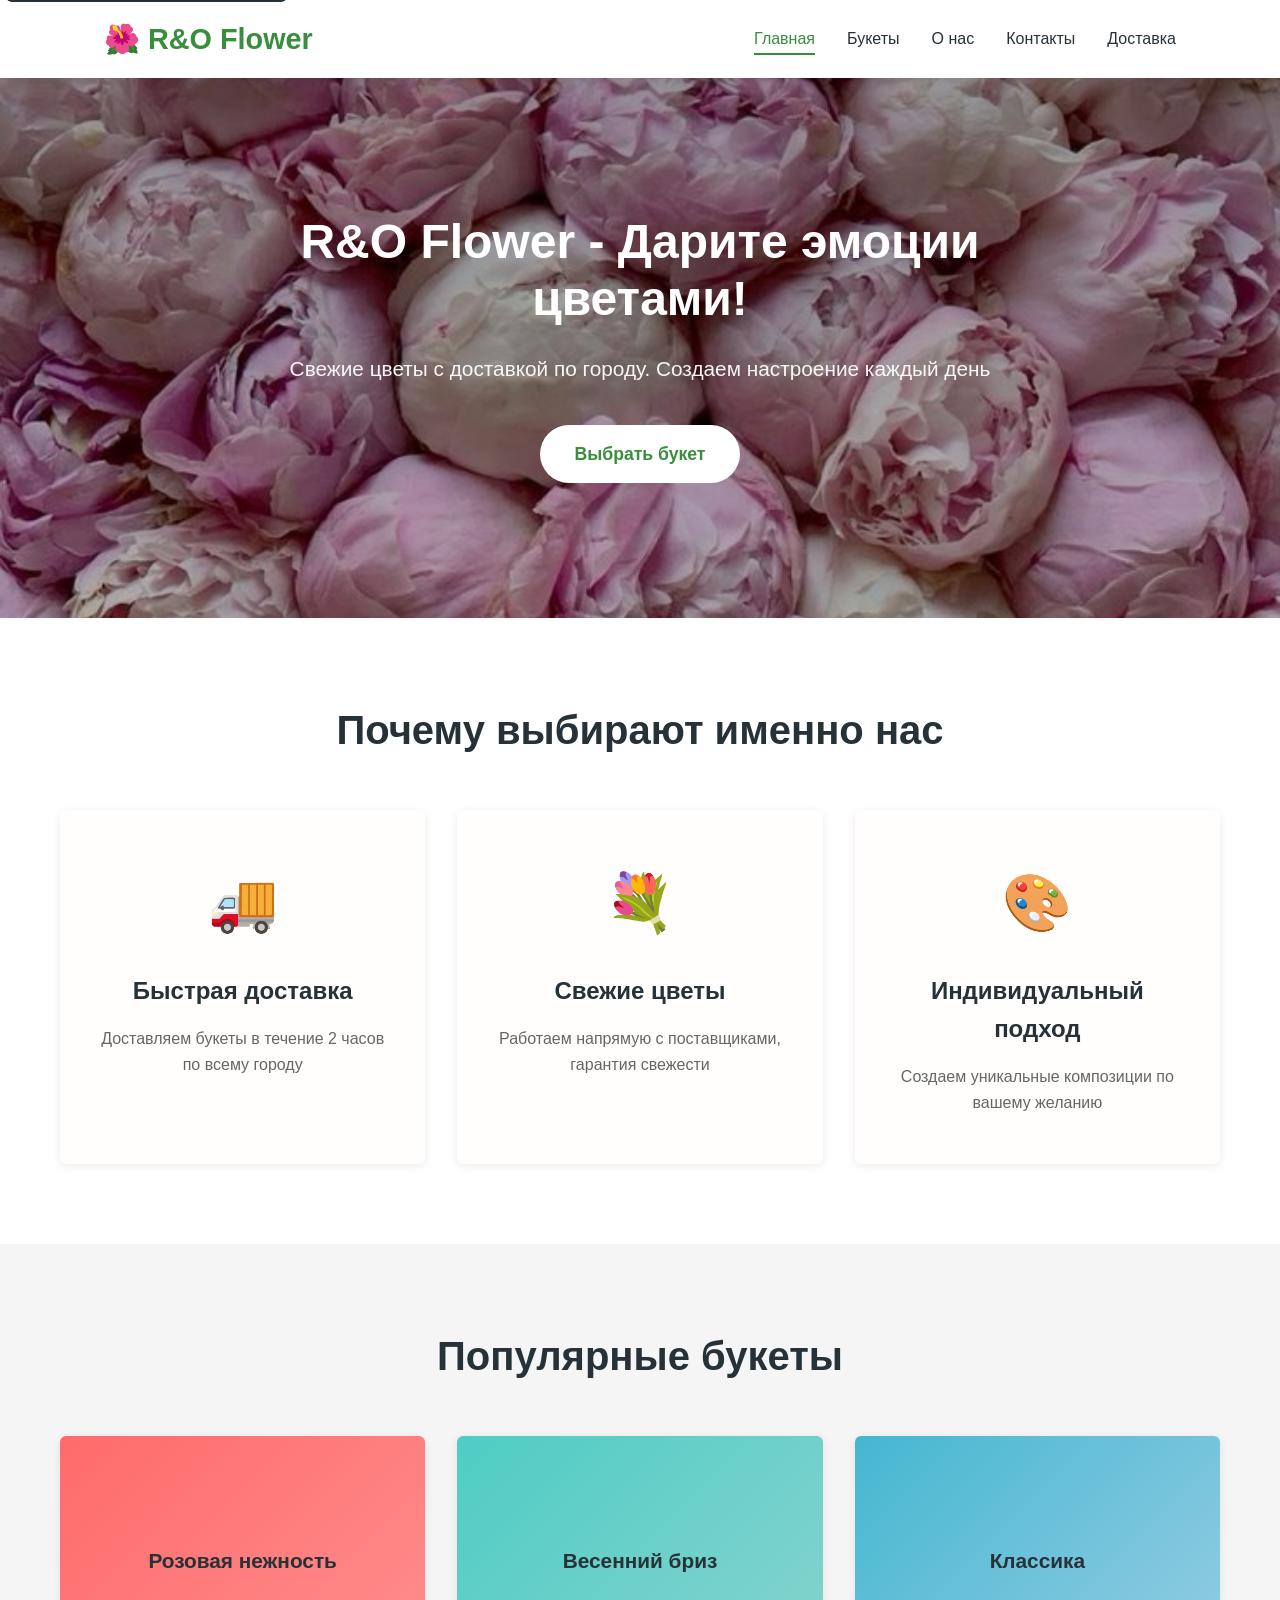
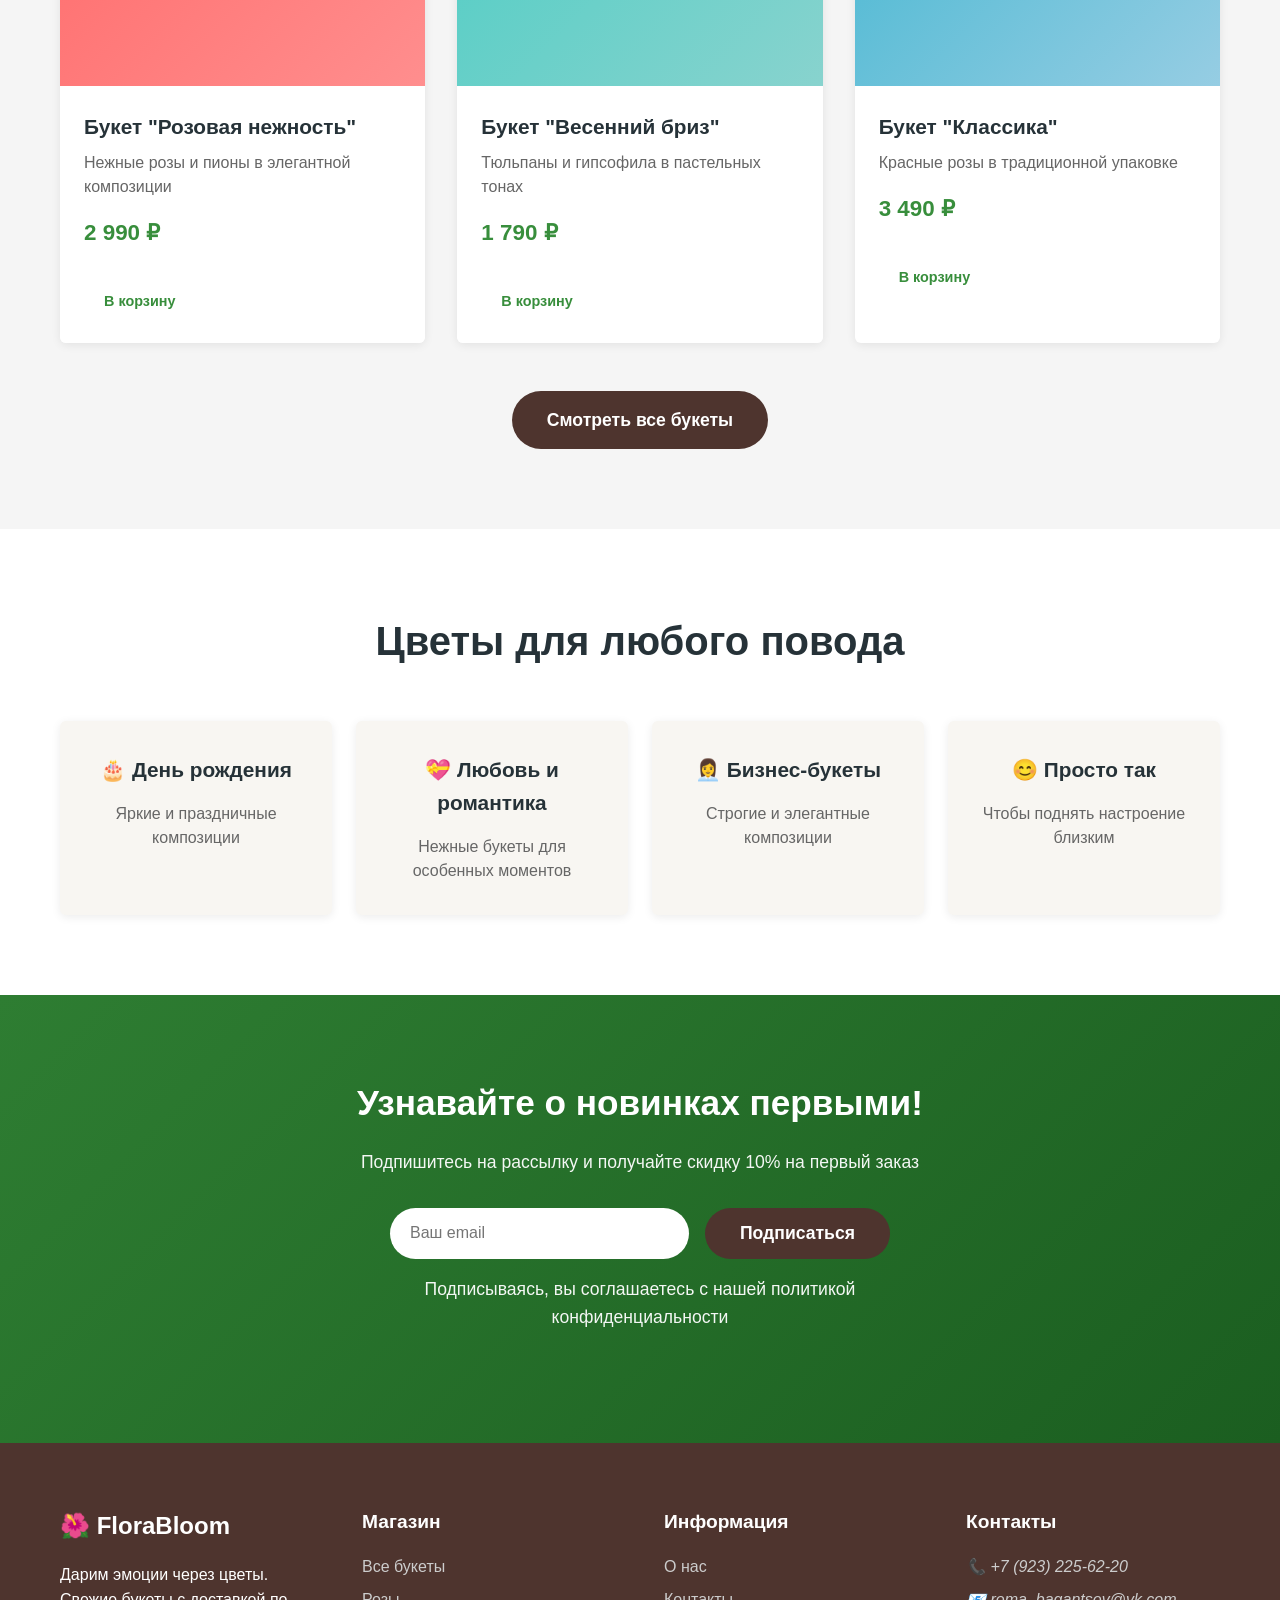
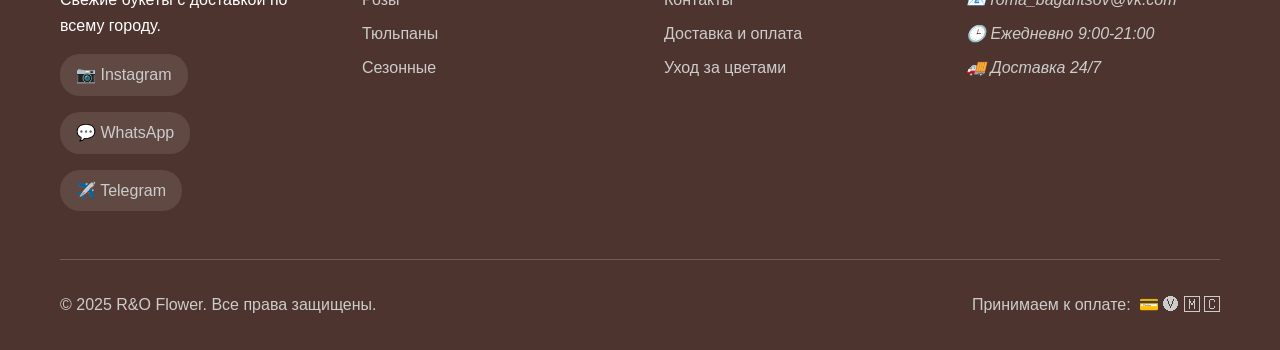
<file: Index.html>
<!DOCTYPE html>
<html lang="ru">
<head>
    <meta charset="UTF-8">
    <meta name="viewport" content="width=device-width, initial-scale=1.0">
    <meta name="description" content="FloraBloom - онлайн магазин цветов. Свежие букеты, доставка, индивидуальные композиции. Дарите эмоции с нами!">
    <meta name="keywords" content="цветы, букеты, доставка цветов, флорист, розы, тюльпаны, композиции">
    <title>FloraBloom - Онлайн магазин цветов | Доставка свежих букетов</title>
    
    <!-- Подключение CSS -->
    <link rel="stylesheet" href="css/style.css">
</head>
<body>
    <!-- Skip link для доступности -->
    <a href="#main-content" class="skip-link">Перейти к основному содержанию</a>
    
    <header role="banner">
        <nav class="navbar" role="navigation" aria-label="Основная навигация">
            <div class="logo" aria-label="Логотип FloraBloom">🌺 R&O Flower</div>
            <button class="menu-toggle" aria-expanded="false" aria-controls="nav-menu">
                <span class="sr-only">Меню</span>
                <span class="hamburger-line"></span>
                <span class="hamburger-line"></span>
                <span class="hamburger-line"></span>
            </button>
            <ul class="nav-links" id="nav-menu">
                <li><a href="index.html" aria-current="page">Главная</a></li>
                <li><a href="catalog.html">Букеты</a></li>
                <li><a href="about.html">О нас</a></li>
                <li><a href="contacts.html">Контакты</a></li>
                <li><a href="delivery.html">Доставка</a></li>
            </ul>
        </nav>
    </header>

    <main id="main-content" role="main">
        <!-- Hero секция -->
        <section class="hero" aria-labelledby="hero-heading">
            <div class="hero-content">
                <h1 id="hero-heading">R&O Flower - Дарите эмоции цветами!</h1>
                <p>Свежие цветы с доставкой по городу. Создаем настроение каждый день</p>
                <a href="catalog.html" class="cta-button" role="button">
                    Выбрать букет
                </a>
            </div>
        </section>
        
        <!-- Секция преимуществ -->
        <section class="features" aria-labelledby="features-heading">
            <div class="container">
                <h2 id="features-heading" class="section-title">Почему выбирают именно нас</h2>
                <div class="features-grid">
                    <div class="feature-card">
                        <div class="feature-icon">🚚</div>
                        <h3>Быстрая доставка</h3>
                        <p>Доставляем букеты в течение 2 часов по всему городу</p>
                    </div>
                    <div class="feature-card">
                        <div class="feature-icon">💐</div>
                        <h3>Свежие цветы</h3>
                        <p>Работаем напрямую с поставщиками, гарантия свежести</p>
                    </div>
                    <div class="feature-card">
                        <div class="feature-icon">🎨</div>
                        <h3>Индивидуальный подход</h3>
                        <p>Создаем уникальные композиции по вашему желанию</p>
                    </div>
                </div>
            </div>
        </section>

        <!-- Секция популярных букетов -->
        <section class="popular" aria-labelledby="popular-heading">
            <div class="container">
                <h2 id="popular-heading" class="section-title">Популярные букеты</h2>
                <div class="arrivals-grid">
                    <div class="product-card">
                        <div class="product-image-placeholder" style="background: linear-gradient(135deg, #ff6b6b, #ff8e8e);">
                            <span>Розовая нежность</span>
                        </div>
                        <div class="product-info">
                            <h3>Букет "Розовая нежность"</h3>
                            <p>Нежные розы и пионы в элегантной композиции</p>
                            <span class="price">2 990 ₽</span>
                            <button class="cta-button small">В корзину</button>
                        </div>
                    </div>
                    <div class="product-card">
                        <div class="product-image-placeholder" style="background: linear-gradient(135deg, #4ecdc4, #88d3ce);">
                            <span>Весенний бриз</span>
                        </div>
                        <div class="product-info">
                            <h3>Букет "Весенний бриз"</h3>
                            <p>Тюльпаны и гипсофила в пастельных тонах</p>
                            <span class="price">1 790 ₽</span>
                            <button class="cta-button small">В корзину</button>
                        </div>
                    </div>
                    <div class="product-card">
                        <div class="product-image-placeholder" style="background: linear-gradient(135deg, #45b7d1, #96cde3);">
                            <span>Классика</span>
                        </div>
                        <div class="product-info">
                            <h3>Букет "Классика"</h3>
                            <p>Красные розы в традиционной упаковке</p>
                            <span class="price">3 490 ₽</span>
                            <button class="cta-button small">В корзину</button>
                        </div>
                    </div>
                </div>
                <div class="section-footer">
                    <a href="catalog.html" class="cta-button secondary">Смотреть все букеты</a>
                </div>
            </div>
        </section>

        <!-- Секция поводов -->
        <section class="occasions" aria-labelledby="occasions-heading">
            <div class="container">
                <h2 id="occasions-heading" class="section-title">Цветы для любого повода</h2>
                <div class="occasions-grid">
                    <div class="occasion-card">
                        <h3>🎂 День рождения</h3>
                        <p>Яркие и праздничные композиции</p>
                    </div>
                    <div class="occasion-card">
                        <h3>💝 Любовь и романтика</h3>
                        <p>Нежные букеты для особенных моментов</p>
                    </div>
                    <div class="occasion-card">
                        <h3>👩‍💼 Бизнес-букеты</h3>
                        <p>Строгие и элегантные композиции</p>
                    </div>
                    <div class="occasion-card">
                        <h3>😊 Просто так</h3>
                        <p>Чтобы поднять настроение близким</p>
                    </div>
                </div>
            </div>
        </section>

        <!-- Секция подписки -->
        <section class="newsletter" aria-labelledby="newsletter-heading">
            <div class="container">
                <div class="newsletter-content">
                    <h2 id="newsletter-heading">Узнавайте о новинках первыми!</h2>
                    <p>Подпишитесь на рассылку и получайте скидку 10% на первый заказ</p>
                    <form class="newsletter-form">
                        <div class="form-group">
                            <input type="email" id="newsletter-email" placeholder="Ваш email" required>
                            <button type="submit" class="cta-button secondary">Подписаться</button>
                        </div>
                        <p class="form-note">Подписываясь, вы соглашаетесь с нашей политикой конфиденциальности</p>
                    </form>
                </div>
            </div>
        </section>
    </main>

    <footer role="contentinfo">
        <div class="footer-content">
            <div class="container">
                <div class="footer-grid">
                    <div class="footer-section">
                        <h3>🌺 FloraBloom</h3>
                        <p>Дарим эмоции через цветы. Свежие букеты с доставкой по всему городу.</p>
                        <div class="social-links">
                            <a href="#" aria-label="Instagram">📷 Instagram</a>
                            <a href="#" aria-label="WhatsApp">💬 WhatsApp</a>
                            <a href="#" aria-label="Telegram">✈️ Telegram</a>
                        </div>
                    </div>
                    <div class="footer-section">
                        <h4>Магазин</h4>
                        <ul>
                            <li><a href="catalog.html">Все букеты</a></li>
                            <li><a href="catalog.html?category=roses">Розы</a></li>
                            <li><a href="catalog.html?category=tulips">Тюльпаны</a></li>
                            <li><a href="catalog.html?category=seasonal">Сезонные</a></li>
                        </ul>
                    </div>
                    <div class="footer-section">
                        <h4>Информация</h4>
                        <ul>
                            <li><a href="about.html">О нас</a></li>
                            <li><a href="contacts.html">Контакты</a></li>
                            <li><a href="delivery.html">Доставка и оплата</a></li>
                            <li><a href="#">Уход за цветами</a></li>
                        </ul>
                    </div>
                    <div class="footer-section">
                        <h4>Контакты</h4>
                        <address>
                            <p>📞 +7 (923) 225-62-20</p>
                            <p>📧 roma_bagantsov@vk.com</p>
                            <p>🕒 Ежедневно 9:00-21:00</p>
                            <p>🚚 Доставка 24/7</p>
                        </address>
                    </div>
                </div>
                <div class="footer-bottom">
                    <p>&copy; 2025 R&O Flower. Все права защищены.</p>
                    <div class="payment-methods">
                        <span>Принимаем к оплате:</span>
                        <span>💳 🅥 🄼 🄲</span>
                    </div>
                </div>
            </div>
        </div>
    </footer>

    <!-- Подключение JavaScript -->
    <script src="js/script.js"></script>
</body>
</html>
</file>
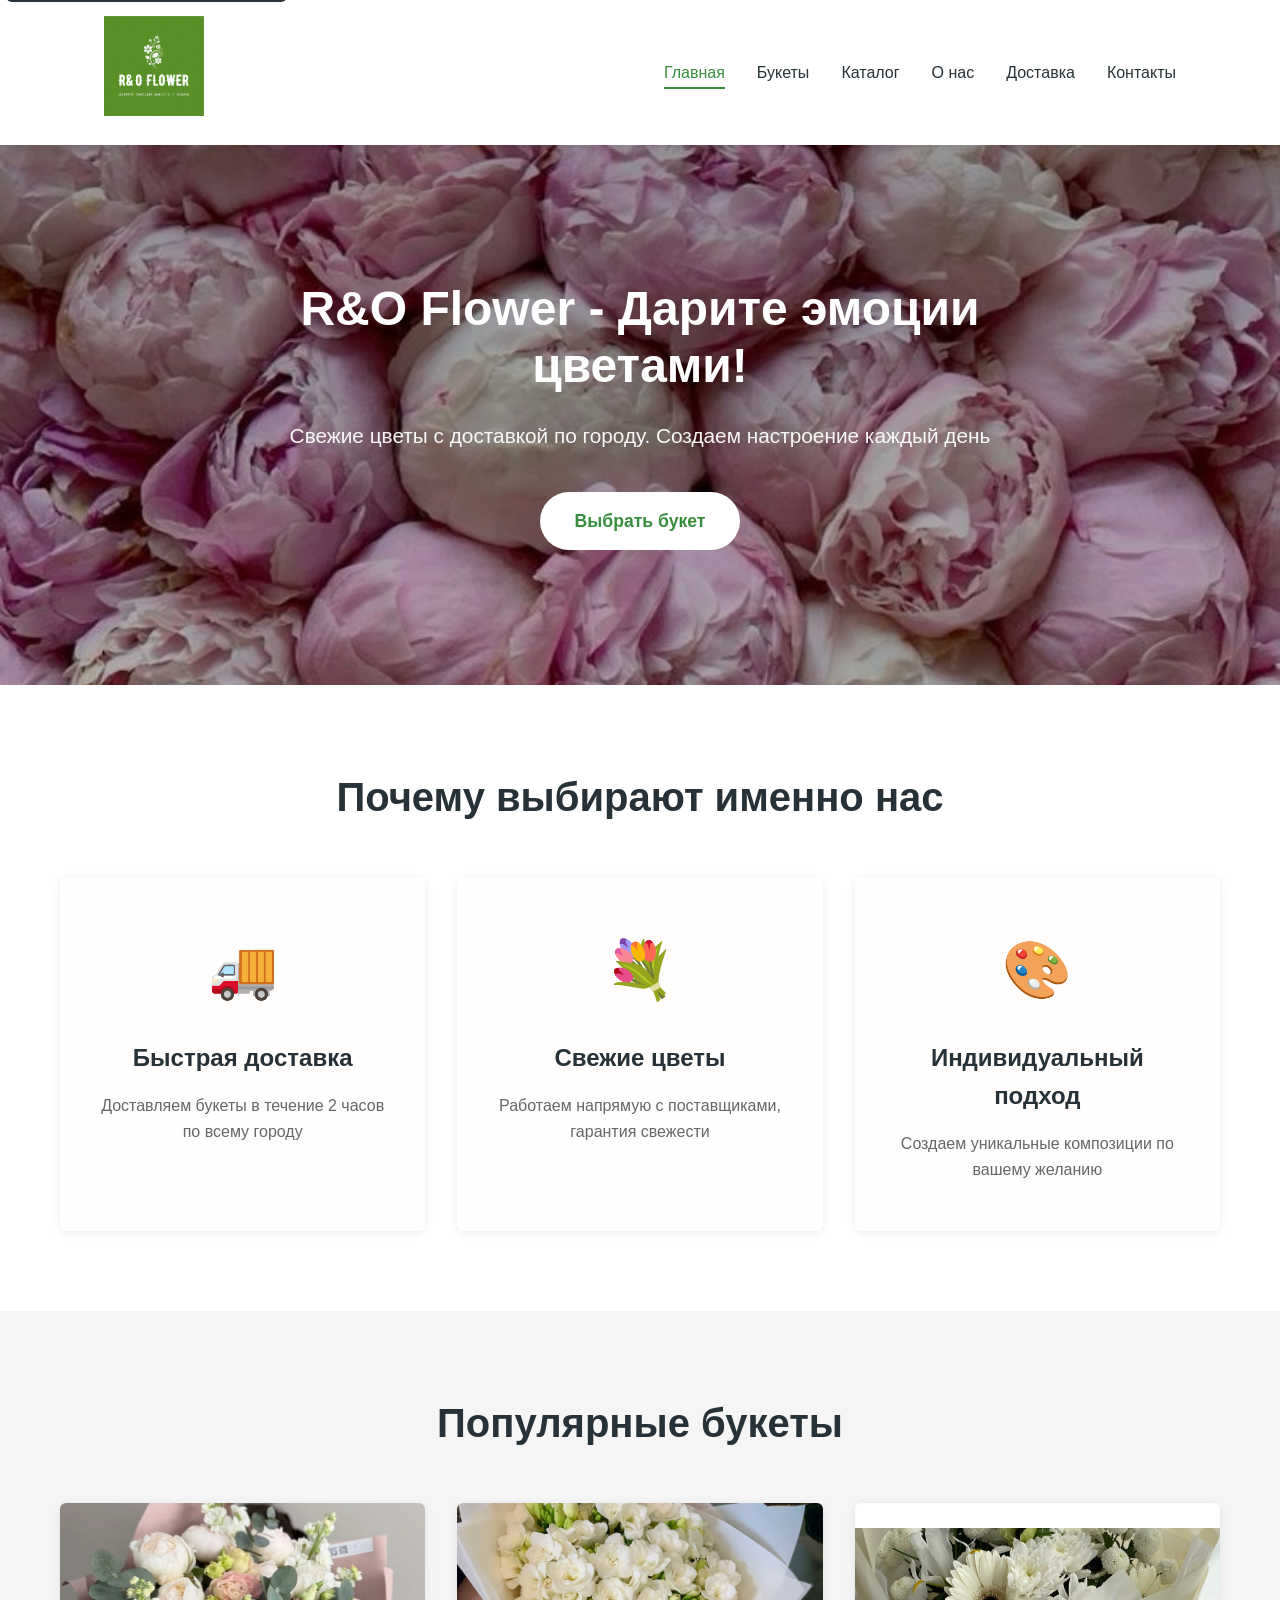
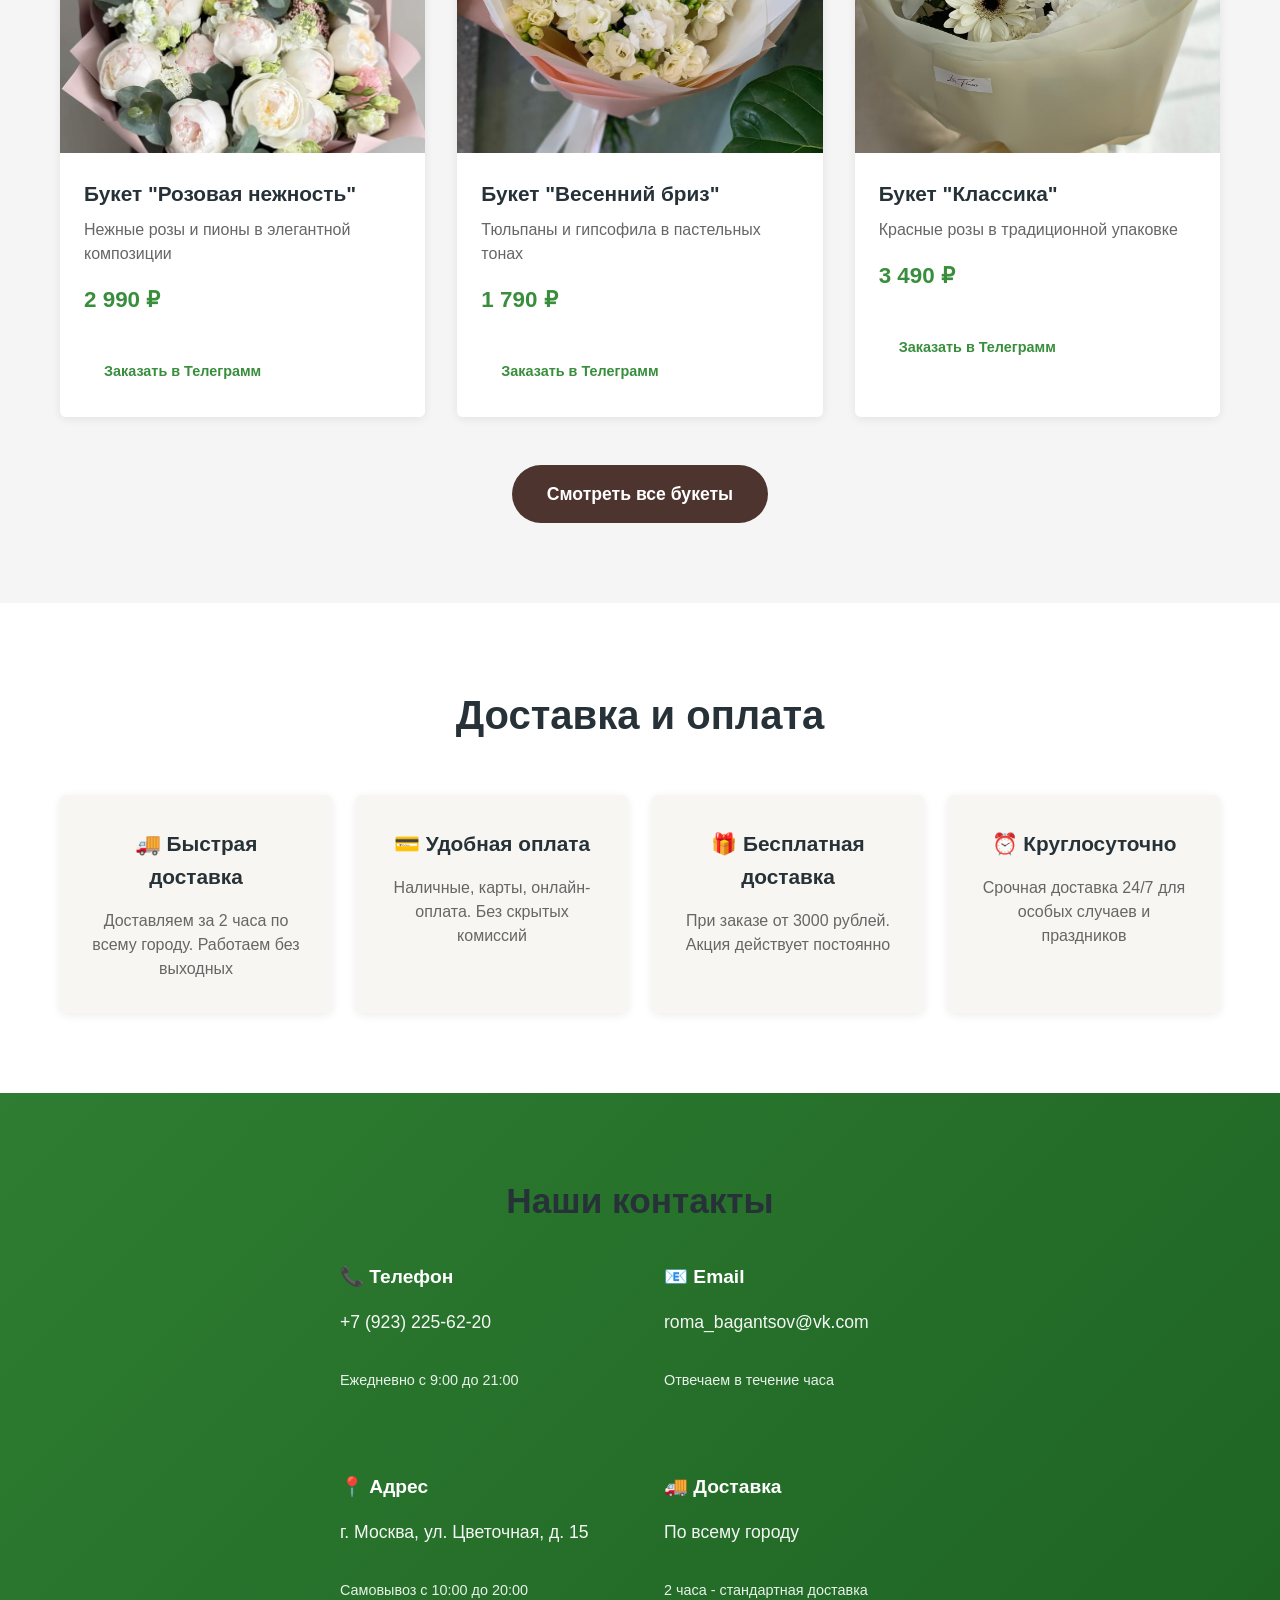
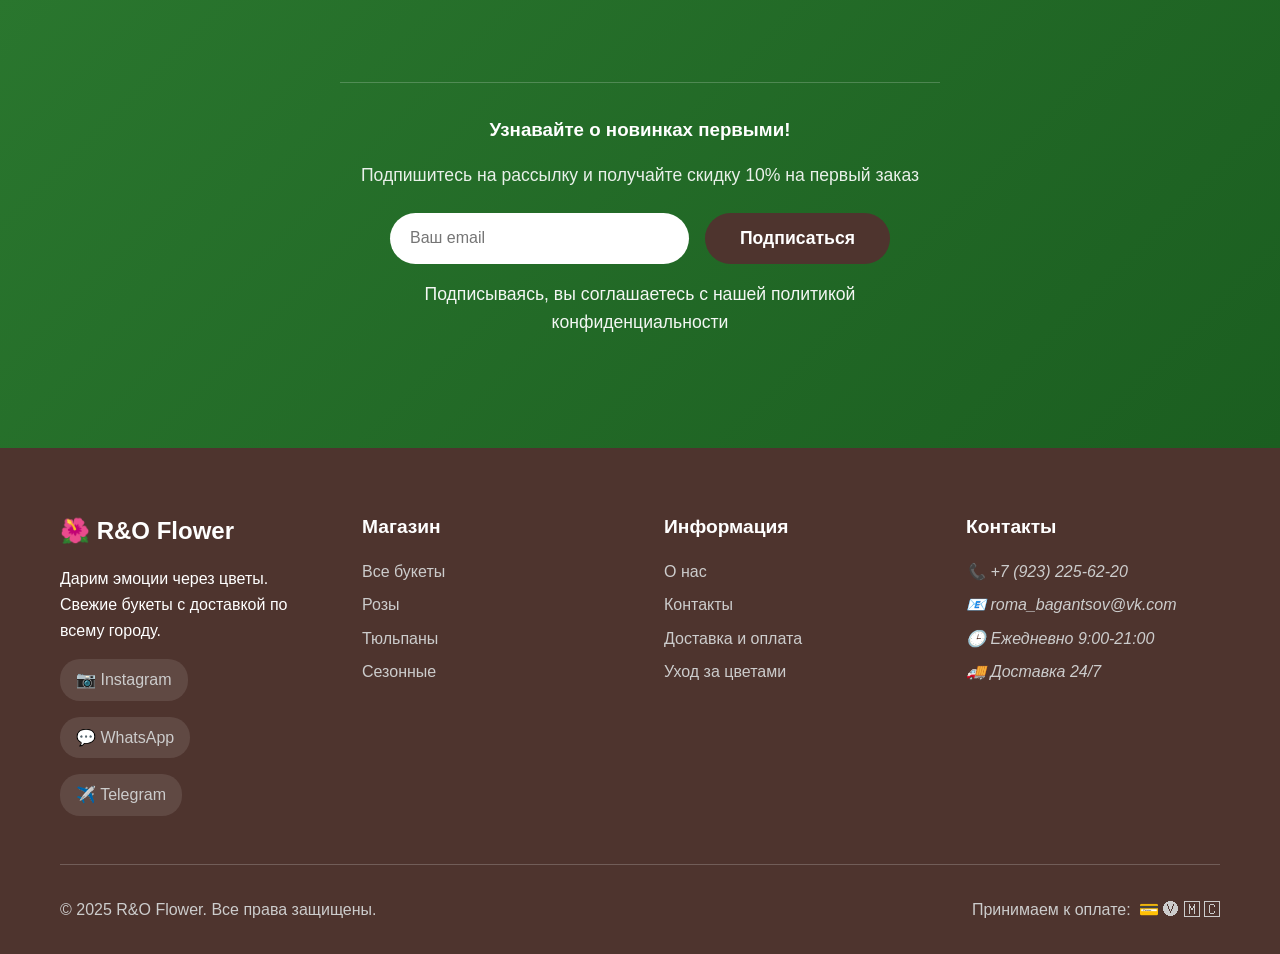
<file: index.html>
<!DOCTYPE html>
<html lang="ru">
<head>
    <meta charset="UTF-8">
    <meta name="viewport" content="width=device-width, initial-scale=1.0">
    <meta name="description" content="R&O Flower - онлайн магазин цветов. Свежие букеты, доставка, индивидуальные композиции. Дарите эмоции с нами!">
    <meta name="keywords" content="цветы, букеты, доставка цветов, флорист, розы, тюльпаны, композиции">
    <title>R&O Flower - Онлайн магазин цветов | Доставка свежих букетов</title>
    
    <!-- Подключение CSS -->
    <link rel="stylesheet" href="css/style.css">
</head>
<body>
    <!-- Skip link для доступности -->
    <a href="#main-content" class="skip-link">Перейти к основному содержанию</a>
    
    <header role="banner">
        <nav class="navbar" role="navigation" aria-label="Основная навигация">
            <div class="logo" aria-label="Логотип R&O Flower">
                <img src="image/logo.png" alt="R&O Flower - магазин цветов" class="logo-image">
            </div>
            <button class="menu-toggle" aria-expanded="false" aria-controls="nav-menu">
                <span class="sr-only">Меню</span>
                <span class="hamburger-line"></span>
                <span class="hamburger-line"></span>
                <span class="hamburger-line"></span>
            </button>
            <ul class="nav-links" id="nav-menu">
                <li><a href="index.html" aria-current="page">Главная</a></li>
                <li><a href="#popular">Букеты</a></li>
                <li><a href="catalog.html">Каталог</a></li>    
                <li><a href="#about">О нас</a></li>
                <li><a href="#delivery">Доставка</a></li>
                <li><a href="#contacts">Контакты</a></li>
            </ul>
        </nav>
    </header>

    <main id="main-content" role="main">
        <!-- Hero секция -->
        <section class="hero" aria-labelledby="hero-heading">
            <div class="hero-content">
                <h1 id="hero-heading">R&O Flower - Дарите эмоции цветами!</h1>
                <p>Свежие цветы с доставкой по городу. Создаем настроение каждый день</p>
                <a href="#popular" class="cta-button" role="button">
                    Выбрать букет
                </a>
            </div>
        </section>
        
        <!-- Секция преимуществ -->
        <section id="about" class="features" aria-labelledby="features-heading">
            <div class="container">
                <h2 id="features-heading" class="section-title">Почему выбирают именно нас</h2>
                <div class="features-grid">
                    <div class="feature-card">
                        <div class="feature-icon">🚚</div>
                        <h3>Быстрая доставка</h3>
                        <p>Доставляем букеты в течение 2 часов по всему городу</p>
                    </div>
                    <div class="feature-card">
                        <div class="feature-icon">💐</div>
                        <h3>Свежие цветы</h3>
                        <p>Работаем напрямую с поставщиками, гарантия свежести</p>
                    </div>
                    <div class="feature-card">
                        <div class="feature-icon">🎨</div>
                        <h3>Индивидуальный подход</h3>
                        <p>Создаем уникальные композиции по вашему желанию</p>
                    </div>
                </div>
            </div>
        </section>

        <!-- Секция популярных букетов -->
        <section id="popular" class="popular" aria-labelledby="popular-heading">
            <div class="container">
                <h2 id="popular-heading" class="section-title">Популярные букеты</h2>
                <div class="arrivals-grid">
                    <div class="product-card">
                        <div class="product-image-container">
                            <img src="image/pink softness.jpg" alt="Букет Розовая нежность - нежные розы и пионы" loading="lazy">
                            <div class="product-overlay">
                                <div class="overlay-content">
                                    <h4>Идеально для:</h4>
                                    <p>Романтических свиданий, дней рождений и особых моментов. Нежные оттенки розового поднимают настроение.</p>
                                </div>
                            </div>
                        </div>
                        <div class="product-info">
                            <h3>Букет "Розовая нежность"</h3>
                            <p>Нежные розы и пионы в элегантной композиции</p>
                            <span class="price">2 990 ₽</span>
                            <a href="https://t.me/RomanBagantsov" class="cta-button small" target="_blank">
                            Заказать в Телеграмм
                            </a>
                        </div>
                    </div>
                    <div class="product-card">
                        <div class="product-image-container">
                             <img src="image/spring breeze.jpg" alt="Букет Весенний бриз - нежные фрезии" loading="lazy">
                             <div class="overlay-content">
                                <span>Весенний бриз</span>
                            </div>
                            <div class="product-overlay">
                                <div class="overlay-content">
                                    <h4>Идеально для:</h4>
                                    <p>Весенних праздников, подарков коллегам и создания весеннего настроения в любое время года.</p>
                                </div>
                            </div>
                        </div>
                        <div class="product-info">
                            <h3>Букет "Весенний бриз"</h3>
                            <p>Тюльпаны и гипсофила в пастельных тонах</p>
                            <span class="price">1 790 ₽</span>
                            <a href="https://t.me/RomanBagantsov" class="cta-button small" target="_blank">
                            Заказать в Телеграмм
                            </a>
                        </div>
                    </div>
                    <div class="product-card">
                        <div class="product-image-container">
                            <img src="image/Classica.jpg" alt="Букет Классический - нежные ромашки" loading="lazy">
                            <div class="overlay-content">
                                <span>Классика</span>
                            </div>
                            <div class="product-overlay">
                                <div class="overlay-content">
                                    <h4>Идеально для:</h4>
                                    <p>Признаний в любви, юбилеев и торжественных мероприятий. Классика, которая никогда не выходит из моды.</p>
                                </div>
                            </div>
                        </div>
                        <div class="product-info">
                            <h3>Букет "Классика"</h3>
                            <p>Красные розы в традиционной упаковке</p>
                            <span class="price">3 490 ₽</span>
                            <a href="https://t.me/RomanBagantsov" class="cta-button small" target="_blank">
                            Заказать в Телеграмм
                            </a>
                        </div>
                    </div>
                </div>
                <div class="section-footer">
                    <a href="catalog.html" class="cta-button secondary">Смотреть все букеты</a>
                </div>
            </div>
        </section>

        <!-- Секция доставки -->
        <section id="delivery" class="occasions" aria-labelledby="delivery-heading">
            <div class="container">
                <h2 id="delivery-heading" class="section-title">Доставка и оплата</h2>
                <div class="occasions-grid">
                    <div class="occasion-card">
                        <h3>🚚 Быстрая доставка</h3>
                        <p>Доставляем за 2 часа по всему городу. Работаем без выходных</p>
                    </div>
                    <div class="occasion-card">
                        <h3>💳 Удобная оплата</h3>
                        <p>Наличные, карты, онлайн-оплата. Без скрытых комиссий</p>
                    </div>
                    <div class="occasion-card">
                        <h3>🎁 Бесплатная доставка</h3>
                        <p>При заказе от 3000 рублей. Акция действует постоянно</p>
                    </div>
                    <div class="occasion-card">
                        <h3>⏰ Круглосуточно</h3>
                        <p>Срочная доставка 24/7 для особых случаев и праздников</p>
                    </div>
                </div>
            </div>
        </section>

        <!-- Секция контактов -->
        <section id="contacts" class="newsletter" aria-labelledby="contacts-heading">
            <div class="container">
                <div class="newsletter-content">
                    <h2 id="contacts-heading" class="section-title">Наши контакты</h2>
                    <div class="footer-grid" style="color: var(--text-light); text-align: left; margin-top: 2rem;">
                        <div class="footer-section">
                            <h4>📞 Телефон</h4>
                            <p>+7 (923) 225-62-20</p>
                            <p style="margin-top: 0.5rem; font-size: 0.9rem; opacity: 0.9;">Ежедневно с 9:00 до 21:00</p>
                        </div>
                        <div class="footer-section">
                            <h4>📧 Email</h4>
                            <p>roma_bagantsov@vk.com</p>
                            <p style="margin-top: 0.5rem; font-size: 0.9rem; opacity: 0.9;">Отвечаем в течение часа</p>
                        </div>
                        <div class="footer-section">
                            <h4>📍 Адрес</h4>
                            <p>г. Москва, ул. Цветочная, д. 15</p>
                            <p style="margin-top: 0.5rem; font-size: 0.9rem; opacity: 0.9;">Самовывоз с 10:00 до 20:00</p>
                        </div>
                        <div class="footer-section">
                            <h4>🚚 Доставка</h4>
                            <p>По всему городу</p>
                            <p style="margin-top: 0.5rem; font-size: 0.9rem; opacity: 0.9;">2 часа - стандартная доставка</p>
                        </div>
                    </div>
                    
                    <!-- Форма подписки -->
                    <div style="margin-top: 3rem; padding-top: 2rem; border-top: 1px solid rgba(255,255,255,0.2);">
                        <h3 style="margin-bottom: 1rem;">Узнавайте о новинках первыми!</h3>
                        <p style="margin-bottom: 1.5rem; opacity: 0.9;">Подпишитесь на рассылку и получайте скидку 10% на первый заказ</p>
                        <form class="newsletter-form">
                            <div class="form-group">
                                <input type="email" id="newsletter-email" placeholder="Ваш email" required>
                                <button type="submit" class="cta-button secondary">Подписаться</button>
                            </div>
                            <p class="form-note">Подписываясь, вы соглашаетесь с нашей политикой конфиденциальности</p>
                        </form>
                    </div>
                </div>
            </div>
        </section>
    </main>

    <footer role="contentinfo">
        <div class="footer-content">
            <div class="container">
                <div class="footer-grid">
                    <div class="footer-section">
                        <h3>🌺 R&O Flower</h3>
                        <p>Дарим эмоции через цветы. Свежие букеты с доставкой по всему городу.</p>
                        <div class="social-links">
                            <a href="#" aria-label="Instagram">📷 Instagram</a>
                            <a href="#" aria-label="WhatsApp">💬 WhatsApp</a>
                            <a href="#" aria-label="Telegram">✈️ Telegram</a>
                        </div>
                    </div>
                    <div class="footer-section">
                        <h4>Магазин</h4>
                        <ul>
                            <li><a href="catalog.html">Все букеты</a></li>
                            <li><a href="catalog.html?category=roses">Розы</a></li>
                            <li><a href="catalog.html?category=tulips">Тюльпаны</a></li>
                            <li><a href="catalog.html?category=seasonal">Сезонные</a></li>
                        </ul>
                    </div>
                    <div class="footer-section">
                        <h4>Информация</h4>
                        <ul>
                            <li><a href="#about">О нас</a></li>
                            <li><a href="#contacts">Контакты</a></li>
                            <li><a href="#delivery">Доставка и оплата</a></li>
                            <li><a href="#">Уход за цветами</a></li>
                        </ul>
                    </div>
                    <div class="footer-section">
                        <h4>Контакты</h4>
                        <address>
                            <p>📞 +7 (923) 225-62-20</p>
                            <p>📧 roma_bagantsov@vk.com</p>
                            <p>🕒 Ежедневно 9:00-21:00</p>
                            <p>🚚 Доставка 24/7</p>
                        </address>
                    </div>
                </div>
                <div class="footer-bottom">
                    <p>&copy; 2025 R&O Flower. Все права защищены.</p>
                    <div class="payment-methods">
                        <span>Принимаем к оплате:</span>
                        <span>💳 🅥 🄼 🄲</span>
                    </div>
                </div>
            </div>
        </div>
    </footer>

    <!-- Подключение JavaScript -->
    <script src="js/script.js"></script>
</body>
</html>
</file>
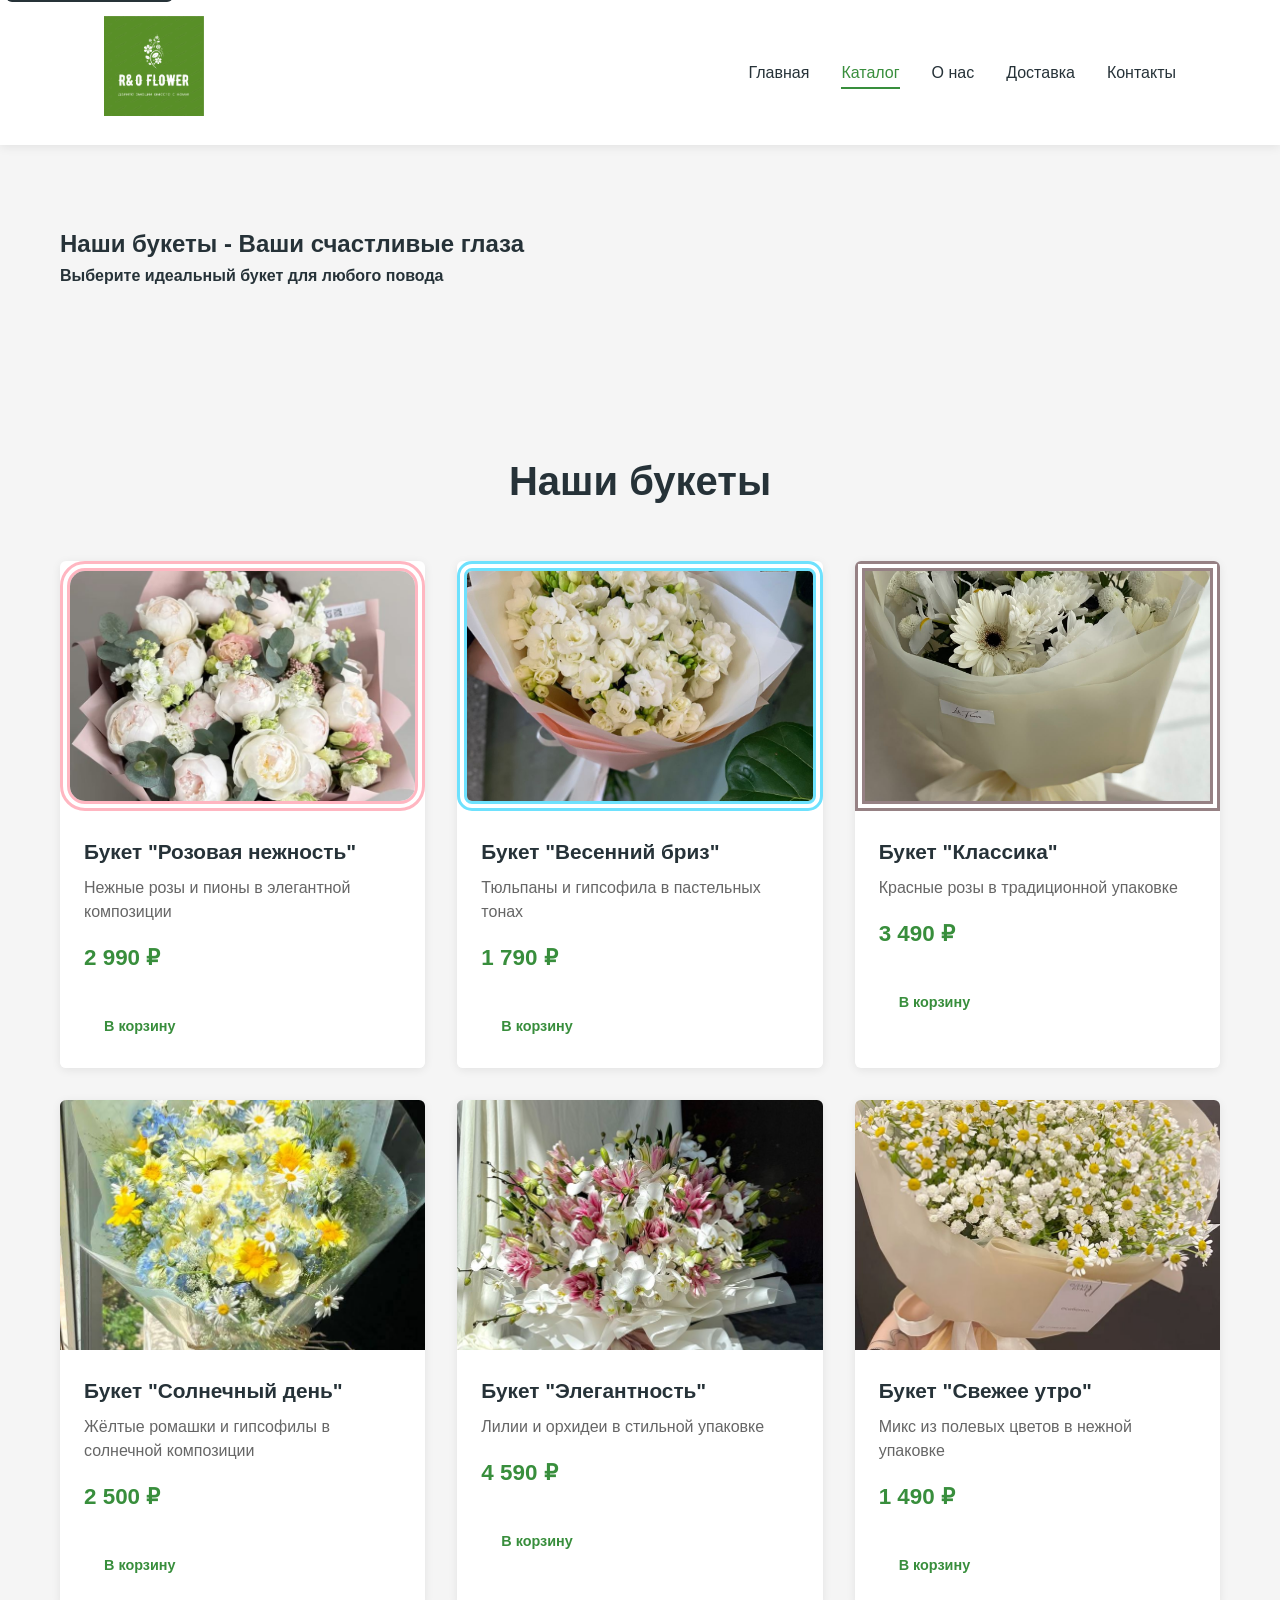
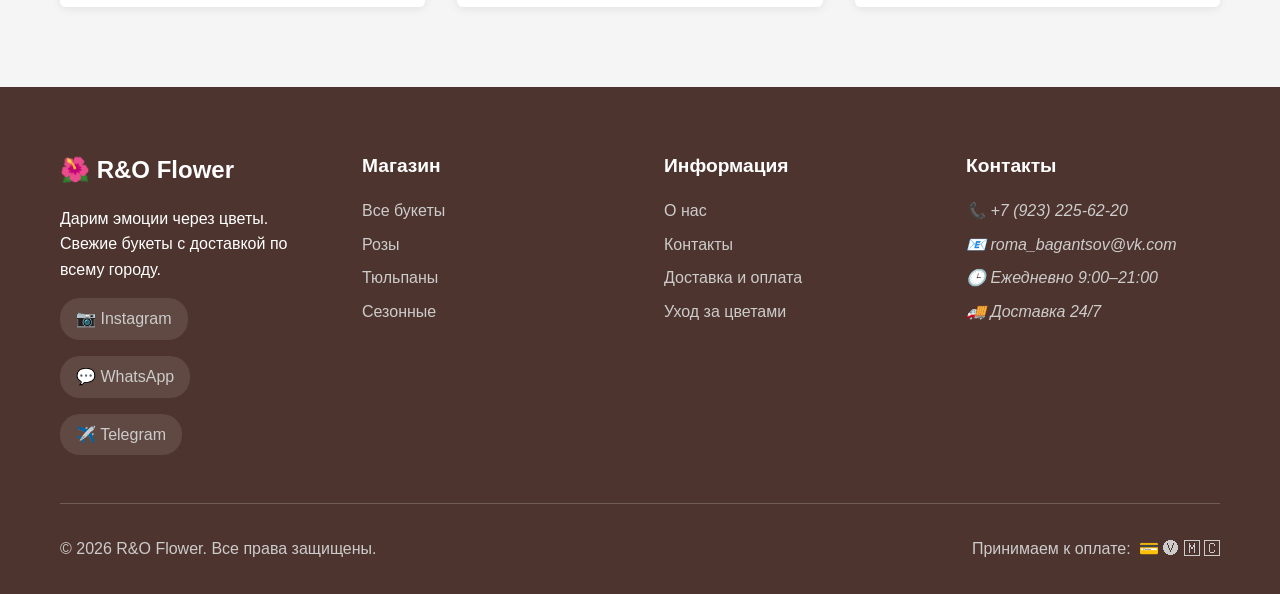
<file: catalog.html>
<!DOCTYPE html>
<html lang="ru">
<head>
    <meta charset="UTF-8">
    <meta name="viewport" content="width=device-width, initial-scale=1.0">
    <meta name="description" content="Каталог цветов R&O Flower — свежие букеты роз, тюльпанов, пионов. Доставка по Москве.">
    <meta name="keywords" content="букеты, розы, тюльпаны, пионы, купить цветы, доставка цветов">
    <title>Каталог букетов | R&O Flower - Онлайн магазин цветов</title>

    <!-- Подключение общего CSS -->
    <link rel="stylesheet" href="css/style.css">
</head>
<body>
    <!-- Ссылка для доступности -->
    <a href="#main-content" class="skip-link">Перейти к каталогу</a>

    <header role="banner">
        <nav class="navbar" role="navigation" aria-label="Основная навигация">
            <div class="logo" aria-label="Логотип R&O Flower">
                <img src="image/logo.png" alt="R&O Flower - магазин цветов" class="logo-image">
            </div>
            <button class="menu-toggle" aria-expanded="false" aria-controls="nav-menu">
                <span class="sr-only">Меню</span>
                <span class="hamburger-line"></span>
                <span class="hamburger-line"></span>
                <span class="hamburger-line"></span>
            </button>
            <ul class="nav-links" id="nav-menu">
                <li><a href="index.html">Главная</a></li>
                <li><a href="catalog.html" aria-current="page">Каталог</a></li>
                <li><a href="index.html#about">О нас</a></li>
                <li><a href="index.html#delivery">Доставка</a></li>
                <li><a href="index.html#contacts">Контакты</a></li>
            </ul>
        </nav>
    </header>

    <main id="main-content" role="main">
        <!-- Заголовок каталога -->
        <section class="catalog-hero" aria-labelledby="catalog-heading">
            <div class="container">
                <h1 id="catalog-heading"><strong>Наши букеты - Ваши счастливые глаза</strong></h1>
                <p><strong>Выберите идеальный букет для любого повода</strong></p>
            </div>
        </section>

        <!-- Каталог товаров -->
        <section class="catalog-products" aria-labelledby="products-heading">
            <div class="container">
                <h2 id="products-heading" class="section-title">Наши букеты</h2>
                <div class="arrivals-grid">
                    <!-- Букет 1 -->
                    <div class="product-card">
                        <div class="product-image-container">
                            <img src="image/pink softness.jpg" alt="Букет Розовая нежность" loading="lazy" style="border: 10px; border-radius: 25px; border-color: #ffb6c1; border-style: double;">
                            <div class="product-overlay">
                                <div class="overlay-content">
                                    <h4>Идеально для:</h4>
                                    <p>Романтических свиданий, дней рождений и особых моментов.</p>
                                </div>
                            </div>
                        </div>
                        <div class="product-info">
                            <h3>Букет "Розовая нежность"</h3>
                            <p>Нежные розы и пионы в элегантной композиции</p>
                            <span class="price">2 990 ₽</span>
                            <button class="cta-button small">В корзину</button>
                        </div>
                    </div>

                    <!-- Букет 2 -->
                    <div class="product-card">
                        <div class="product-image-container">
                            <img src="image/spring breeze.jpg" alt="Букет Весенний бриз" loading="lazy" style="border: 10px; border-radius: 15px; border-color: #6ee1fd; border-style: double;">
                            <div class="product-overlay">
                                <div class="overlay-content">
                                    <h4>Идеально для:</h4>
                                    <p>Весенних праздников и подарков коллегам.</p>
                                </div>
                            </div>
                        </div>
                        <div class="product-info">
                            <h3>Букет "Весенний бриз"</h3>
                            <p>Тюльпаны и гипсофила в пастельных тонах</p>
                            <span class="price">1 790 ₽</span>
                            <button class="cta-button small">В корзину</button>
                        </div>
                    </div>

                    <!-- Букет 3 -->
                    <div class="product-card">
                        <div class="product-image-container">
                            <img src="image/Classica.jpg" alt="Букет Классика" loading="lazy" style="border: 10px; border-color: #968184; border-style: double; position: relative; top: -25px;">
                            <div class="product-overlay">
                                <div class="overlay-content">
                                    <h4>Идеально для:</h4>
                                    <p>Признаний в любви, юбилеев и торжественных мероприятий.</p>
                                </div>
                            </div>
                        </div>
                        <div class="product-info">
                            <h3>Букет "Классика"</h3>
                            <p>Красные розы в традиционной упаковке</p>
                            <span class="price">3 490 ₽</span>
                            <button class="cta-button small">В корзину</button>
                        </div>
                    </div>

                    <!-- Букет 4 -->
                    <div class="product-card">
                        <div class="product-image-container">
                            <img src="image/Солнечный букет.jpg" alt="Букет Солнечный день" loading="lazy">
                            <div class="product-overlay">
                                <div class="overlay-content">
                                    <h4>Идеально для:</h4>
                                    <p>Поднятия настроения, благодарности, дружеских встреч.</p>
                                </div>
                            </div>
                        </div>
                        <div class="product-info">
                            <h3>Букет "Солнечный день"</h3>
                            <p>Жёлтые ромашки и гипсофилы в солнечной композиции</p>
                            <span class="price">2 500 ₽</span>
                            <button class="cta-button small">В корзину</button>
                        </div>
                    </div>

                    <!-- Букет 5 -->
                    <div class="product-card">
                        <div class="product-image-container">
                            <img src="image/лилии и орхидеи.jpg" alt="Букет Элегантность" loading="lazy">
                            <div class="product-overlay">
                                <div class="overlay-content">
                                    <h4>Идеально для:</h4>
                                    <p>Особенных женщин, деловых подарков и вечерних событий.</p>
                                </div>
                            </div>
                        </div>
                        <div class="product-info">
                            <h3>Букет "Элегантность"</h3>
                            <p>Лилии и орхидеи в стильной упаковке</p>
                            <span class="price">4 590 ₽</span>
                            <button class="cta-button small">В корзину</button>
                        </div>
                    </div>

                    <!-- Букет 6 -->
                    <div class="product-card">
                        <div class="product-image-container">
                            <img src="image/Полевые цветы.jpg" alt="Букет Свежее утро" loading="lazy">
                            <div class="product-overlay">
                                <div class="overlay-content">
                                    <h4>Идеально для:</h4>
                                    <p>Утреннего сюрприза, дня рождения или просто "потому что".</p>
                                </div>
                            </div>
                        </div>
                        <div class="product-info">
                            <h3>Букет "Свежее утро"</h3>
                            <p>Микс из полевых цветов в нежной упаковке</p>
                            <span class="price">1 490 ₽</span>
                            <button class="cta-button small">В корзину</button>
                        </div>
                    </div>
                </div>
            </div>
        </section>
    </main>

    <!-- Подвал (можно оставить как в index.html) -->
    <footer role="contentinfo">
        <div class="footer-content">
            <div class="container">
                <div class="footer-grid">
                    <div class="footer-section">
                        <h3>🌺 R&O Flower</h3>
                        <p>Дарим эмоции через цветы. Свежие букеты с доставкой по всему городу.</p>
                        <div class="social-links">
                            <a href="#" aria-label="Instagram">📷 Instagram</a>
                            <a href="#" aria-label="WhatsApp">💬 WhatsApp</a>
                            <a href="#" aria-label="Telegram">✈️ Telegram</a>
                        </div>
                    </div>
                    <div class="footer-section">
                        <h4>Магазин</h4>
                        <ul>
                            <li><a href="catalog.html" aria-current="page">Все букеты</a></li>
                            <li><a href="catalog.html?category=roses">Розы</a></li>
                            <li><a href="catalog.html?category=tulips">Тюльпаны</a></li>
                            <li><a href="catalog.html?category=seasonal">Сезонные</a></li>
                        </ul>
                    </div>
                    <div class="footer-section">
                        <h4>Информация</h4>
                        <ul>
                            <li><a href="index.html#about">О нас</a></li>
                            <li><a href="index.html#contacts">Контакты</a></li>
                            <li><a href="index.html#delivery">Доставка и оплата</a></li>
                            <li><a href="#">Уход за цветами</a></li>
                        </ul>
                    </div>
                    <div class="footer-section">
                        <h4>Контакты</h4>
                        <address>
                            <p>📞 +7 (923) 225-62-20</p>
                            <p>📧 roma_bagantsov@vk.com</p>
                            <p>🕒 Ежедневно 9:00–21:00</p>
                            <p>🚚 Доставка 24/7</p>
                        </address>
                    </div>
                </div>
                <div class="footer-bottom">
                    <p>&copy; 2026 R&O Flower. Все права защищены.</p>
                    <div class="payment-methods">
                        <span>Принимаем к оплате:</span>
                        <span>💳 🅥 🄼 🄲</span>
                    </div>
                </div>
            </div>
        </div>
    </footer>

    <!-- Подключение JavaScript -->
    <script src="js/script.js"></script>
</body>
</html>
</file>
<file: css/style.css>
:root {
    --primary-color: #388e3c;        /* Насыщенный зеленый */
    --secondary-color: #c62828;      /* Глубокий красный */
    --accent-color: #6d4c41;         /* Коричневый */
    --soft-pink: #f8f6f2;            /* Кремово-белый */
    --lavender: #d7ccc8;             /* Светло-бежевый */
    --cream: #fffefc;                /* Чистый белый с теплым оттенком */
    --earth-brown: #4e342e;          /* Шоколадный коричневый */
    
    /* Градиенты */
    --gradient-start: #2e7d32;       /* Изумрудный */
    --gradient-end: #1b5e20;         /* Темно-зеленый */
    
    /* Текст */
    --text-dark: #263238;            /* Темно-серый с синим оттенком */
    --text-light: #ffffff;           /* Белый текст */
    
    /* Фоны */
    --bg-light: #f5f5f5;             /* Светло-серый */
    --bg-white: #ffffff;             /* Чистый белый */
    
    /* Эффекты */
    --shadow: 0 2px 10px rgba(0, 0, 0, 0.08);
    --shadow-hover: 0 6px 20px rgba(0, 0, 0, 0.12);
    --border-radius: 6px;
    --transition: all 0.3s ease;
}
* {
    margin: 0;
    padding: 0;
    box-sizing: border-box;
}

/* ===== BASE STYLES ===== */
body {
    font-family: 'Arial', 'Helvetica Neue', sans-serif;
    line-height: 1.6;
    color: var(--text-dark);
    background-color: var(--bg-light);
    overflow-x: hidden;
}

/* Стили для логотипа */
.logo-image {
    height: 100px;
    width: auto;
    transition: var(--transition);
}

.logo-image:hover {
    transform: scale(1.05);
}

/* Для мобильных устройств */
@media (max-width: 768px) {
    .logo-image {
        height: 35px;
    }
}

/* ===== ACCESSIBILITY ===== */
.sr-only {
    position: absolute;
    width: 1px;
    height: 1px;
    padding: 0;
    margin: -1px;
    overflow: hidden;
    clip: rect(0, 0, 0, 0);
    white-space: nowrap;
    border: 0;
}

.skip-link {
    position: absolute;
    top: -40px;
    left: 6px;
    background: var(--text-dark);
    color: var(--text-light);
    padding: 8px 12px;
    z-index: 1000;
    text-decoration: none;
    border-radius: var(--border-radius);
    font-weight: 500;
}

.skip-link:focus {
    top: 6px;
    outline: 2px solid var(--text-light);
    outline-offset: 2px;
}

/* ===== LAYOUT & CONTAINER ===== */
.container {
    width: 100%;
    max-width: 1200px;
    margin: 0 auto;
    padding: 0 20px;
}

/* ===== HEADER & NAVIGATION ===== */
header {
    position: sticky;
    top: 0;
    z-index: 100;
    background: var(--bg-white);
    box-shadow: var(--shadow);
}

.navbar {
    display: flex;
    justify-content: space-between;
    align-items: center;
    padding: 1rem 5%;
    max-width: 1200px;
    margin: 0 auto;
}

.logo {
    font-size: 1.8rem;
    font-weight: bold;
    color: var(--primary-color);
    text-decoration: none;
}

.nav-links {
    display: flex;
    list-style: none;
    gap: 2rem;
    margin: 0;
    padding: 0;
}

.nav-links a {
    text-decoration: none;
    color: var(--text-dark);
    font-weight: 500;
    transition: var(--transition);
    padding: 0.5rem 0;
    position: relative;
}

.nav-links a:hover,
.nav-links a:focus,
.nav-links a[aria-current="page"] {
    color: var(--primary-color);
}

.nav-links a::after {
    content: '';
    position: absolute;
    bottom: 0;
    left: 0;
    width: 0;
    height: 2px;
    background: var(--primary-color);
    transition: var(--transition);
}

.nav-links a:hover::after,
.nav-links a[aria-current="page"]::after {
    width: 100%;
}

/* ===== MOBILE MENU ===== */
.menu-toggle {
    display: none;
    flex-direction: column;
    background: none;
    border: none;
    cursor: pointer;
    padding: 8px;
    gap: 4px;
    transition: var(--transition);
}

.menu-toggle:hover {
    opacity: 0.7;
}

.menu-toggle:focus {
    outline: 2px solid var(--primary-color);
    outline-offset: 2px;
}

.hamburger-line {
    width: 25px;
    height: 3px;
    background: var(--text-dark);
    transition: var(--transition);
}

/* ===== HERO SECTION ===== */
.hero {
    text-align: center;
    padding: 120px 20px;
    background: 
        linear-gradient(rgba(0, 0, 0, 0.4), rgba(0, 0, 0, 0.3)),
        url('../image/flower.jpg') center/cover no-repeat;
    color: var(--text-light);
    position: relative;
    min-height: 60vh;
    display: flex;
    align-items: center;
    justify-content: center;
}

.hero-content {
    max-width: 800px;
    margin: 0 auto;
}

.hero h1 {
    font-size: 3rem;
    margin-bottom: 1.5rem;
    line-height: 1.2;
    font-weight: 700;
}

.hero p {
    font-size: 1.3rem;
    margin-bottom: 2.5rem;
    opacity: 0.95;
}

/* ===== BUTTONS ===== */
.cta-button {
    display: inline-block;
    padding: 15px 35px;
    background: var(--bg-white);
    color: var(--primary-color);
    text-decoration: none;
    border: none;
    border-radius: 30px;
    font-weight: 600;
    cursor: pointer;
    transition: var(--transition);
    font-size: 1.1rem;
}

.cta-button:hover,
.cta-button:focus {
    background: var(--soft-pink);
    transform: translateY(-3px);
    box-shadow: var(--shadow-hover);
    color: var(--primary-color);
}

.cta-button.secondary {
    background: var(--earth-brown);
    color: var(--text-light);
}

.cta-button.secondary:hover {
    background: #7a5c52;
    color: var(--text-light);
}

.cta-button.small {
    padding: 10px 20px;
    font-size: 0.9rem;
    margin-top: 1rem;
}

/* ===== SECTIONS ===== */
section {
    padding: 80px 0;
}

.section-title {
    text-align: center;
    font-size: 2.5rem;
    margin-bottom: 3rem;
    color: var(--text-dark);
    font-weight: 700;
}

.section-footer {
    text-align: center;
    margin-top: 3rem;
}

/* ===== FEATURES SECTION ===== */
.features {
    background: var(--bg-white);
}

.features-grid {
    display: grid;
    grid-template-columns: repeat(auto-fit, minmax(300px, 1fr));
    gap: 2rem;
}

.feature-card {
    text-align: center;
    padding: 3rem 2rem;
    background: var(--cream);
    border-radius: var(--border-radius);
    transition: var(--transition);
    box-shadow: var(--shadow);
}

.feature-card:hover {
    transform: translateY(-8px);
    box-shadow: var(--shadow-hover);
}

.feature-icon {
    font-size: 3.5rem;
    margin-bottom: 1.5rem;
    color: var(--secondary-color);
}

.feature-card h3 {
    font-size: 1.5rem;
    margin-bottom: 1rem;
    color: var(--text-dark);
}

.feature-card p {
    color: #666;
    line-height: 1.6;
}

/* ===== POPULAR BOUQUETS SECTION ===== */
.popular {
    background: var(--bg-light);
}

.arrivals-grid {
    display: grid;
    grid-template-columns: repeat(auto-fit, minmax(280px, 1fr));
    gap: 2rem;
}

/* ===== PRODUCT CARD HOVER EFFECTS ===== */
.product-card {
    position: relative;
    overflow: hidden;
    background: var(--bg-white);
    border-radius: var(--border-radius);
    box-shadow: var(--shadow);
    transition: var(--transition);
}

.product-card:hover {
    transform: translateY(-8px);
    box-shadow: var(--shadow-hover);
}

.product-image-container {
    position: relative;
    width: 100%;
    height: 250px;
    overflow: hidden;
}

.product-image-container img {
    width: 100%;
    height: 100%;
    object-fit: cover;
    transition: var(--transition);
}

.product-card:hover .product-image-container img {
    transform: scale(1.05);
}

/* Выдвигающееся описание */
.product-overlay {
    position: absolute;
    bottom: 0;
    left: 0;
    right: 0;
    background: linear-gradient(transparent, rgba(0, 0, 0, 0.8));
    color: var(--text-light);
    padding: 2rem 1.5rem 1.5rem;
    transform: translateY(100%);
    transition: var(--transition);
    backdrop-filter: blur(5px);
}

.product-card:hover .product-overlay {
    transform: translateY(0);
}

.overlay-content h4 {
    font-size: 1.1rem;
    margin-bottom: 0.5rem;
    font-weight: 600;
}

.overlay-content p {
    font-size: 0.9rem;
    opacity: 0.9;
    line-height: 1.4;
    margin-bottom: 0;
}

.product-image-placeholder {
    width: 100%;
    height: 250px;
    background: var(--lavender);
    display: flex;
    align-items: center;
    justify-content: center;
    color: var(--text-dark);
    font-size: 1.3rem;
    font-weight: 600;
}

.product-info {
    padding: 1.5rem;
    background: var(--bg-white);
}

.product-info h3 {
    font-size: 1.3rem;
    margin-bottom: 0.5rem;
    color: var(--text-dark);
}

.product-info p {
    color: #666;
    margin-bottom: 1rem;
    line-height: 1.5;
}

.price {
    font-size: 1.4rem;
    font-weight: bold;
    color: var(--primary-color);
    display: block;
    margin-bottom: 1rem;
}

/* ===== OCCASIONS SECTION ===== */
.occasions {
    background: var(--bg-white);
}

.occasions-grid {
    display: grid;
    grid-template-columns: repeat(auto-fit, minmax(250px, 1fr));
    gap: 1.5rem;
}

.occasion-card {
    background: var(--soft-pink);
    padding: 2rem;
    border-radius: var(--border-radius);
    text-align: center;
    transition: var(--transition);
    box-shadow: var(--shadow);
}

.occasion-card:hover {
    transform: translateY(-5px);
    box-shadow: var(--shadow-hover);
}

.occasion-card h3 {
    font-size: 1.3rem;
    margin-bottom: 1rem;
    color: var(--text-dark);
}

.occasion-card p {
    color: #666;
    line-height: 1.5;
}

/* ===== NEWSLETTER SECTION ===== */
.newsletter {
    background: linear-gradient(135deg, var(--gradient-start) 0%, var(--gradient-end) 100%);
    color: var(--text-light);
    text-align: center;
}

.newsletter-content {
    max-width: 600px;
    margin: 0 auto;
}

.newsletter h2 {
    font-size: 2.2rem;
    margin-bottom: 1rem;
}

.newsletter p {
    font-size: 1.1rem;
    margin-bottom: 2rem;
    opacity: 0.95;
}

.newsletter-form {
    max-width: 500px;
    margin: 0 auto;
}

.form-group {
    display: flex;
    gap: 1rem;
    margin-bottom: 1rem;
}

.form-group input {
    flex: 1;
    padding: 15px 20px;
    border: none;
    border-radius: 30px;
    font-size: 1rem;
    outline: none;
}

.form-group input:focus {
    box-shadow: 0 0 0 3px rgba(255,255,255,0.3);
}

.form-note {
    font-size: 0.9rem;
    opacity: 0.8;
}

/* ===== FOOTER ===== */
footer {
    background: var(--earth-brown);
    color: var(--text-light);
    padding: 4rem 0 2rem;
}

.footer-grid {
    display: grid;
    grid-template-columns: repeat(auto-fit, minmax(250px, 1fr));
    gap: 3rem;
    margin-bottom: 3rem;
}

.footer-section h3 {
    font-size: 1.5rem;
    margin-bottom: 1rem;
    color: var(--text-light);
}

.footer-section h4 {
    font-size: 1.2rem;
    margin-bottom: 1rem;
    color: var(--text-light);
}

.footer-section ul {
    list-style: none;
}

.footer-section li {
    margin-bottom: 0.5rem;
}

.footer-section a {
    color: #ccc;
    text-decoration: none;
    transition: var(--transition);
}

.footer-section a:hover {
    color: var(--soft-pink);
}

.footer-section address p {
    margin-bottom: 0.5rem;
    color: #ccc;
}

.social-links {
    display: flex;
    gap: 1rem;
    margin-top: 1rem;
    flex-wrap: wrap;
}

.social-links a {
    padding: 0.5rem 1rem;
    background: rgba(255,255,255,0.1);
    border-radius: 20px;
    transition: var(--transition);
}

.social-links a:hover {
    background: var(--primary-color);
}

.footer-bottom {
    border-top: 1px solid rgba(255,255,255,0.2);
    padding-top: 2rem;
    display: flex;
    justify-content: space-between;
    align-items: center;
    color: #ccc;
}

.payment-methods {
    display: flex;
    align-items: center;
    gap: 0.5rem;
}

/* ===== MOBILE STYLES ===== */
@media (max-width: 768px) {
    .navbar {
        padding: 1rem;
    }
    
    .menu-toggle {
        display: flex;
    }
    
    .nav-links {
        display: none;
        position: fixed;
        top: 100%;
        left: 0;
        right: 0;
        background: var(--bg-white);
        flex-direction: column;
        padding: 2rem;
        box-shadow: var(--shadow-hover);
        gap: 1.5rem;
        text-align: center;
    }
    
    .nav-links.active {
        display: flex;
    }
    
    .nav-links a {
        font-size: 1.1rem;
        padding: 0.75rem 0;
    }
    
    .hero {
        padding: 80px 20px;
    }
    
    .hero h1 {
        font-size: 2.2rem;
    }
    
    .section-title {
        font-size: 2rem;
    }
    
    .features-grid,
    .arrivals-grid,
    .occasions-grid {
        grid-template-columns: 1fr;
    }
    
    .form-group {
        flex-direction: column;
    }
    
    .footer-grid {
        grid-template-columns: 1fr;
        text-align: center;
    }
    
    .footer-bottom {
        flex-direction: column;
        gap: 1rem;
        text-align: center;
    }
    
    section {
        padding: 60px 0;
    }
    
    /* Мобильные стили для эффектов */
    .product-overlay {
        padding: 1.5rem 1rem 1rem;
    }
    
    .overlay-content h4 {
        font-size: 1rem;
    }
    
    .overlay-content p {
        font-size: 0.85rem;
    }
    
    .product-card:hover {
        transform: translateY(-5px);
    }
}

@media (max-width: 480px) {
    .hero {
        padding: 60px 15px;
    }
    
    .hero h1 {
        font-size: 1.8rem;
    }
    
    .feature-card,
    .product-card,
    .occasion-card {
        padding: 1.5rem;
    }
    
    .container {
        padding: 0 15px;
    }
    
    .cta-button {
        padding: 12px 25px;
        font-size: 1rem;
    }
}

/* ===== ANIMATIONS ===== */
.animate-in {
    animation: fadeInUp 0.6s ease forwards;
}

@keyframes fadeInUp {
    from {
        opacity: 0;
        transform: translateY(30px);
    }
    to {
        opacity: 1;
        transform: translateY(0);
    }
}

/* ===== SCROLL TO TOP ===== */
.scroll-to-top {
    position: fixed;
    bottom: 30px;
    right: 30px;
    width: 50px;
    height: 50px;
    border-radius: 50%;
    background: var(--primary-color);
    color: var(--text-light);
    border: none;
    cursor: pointer;
    font-size: 20px;
    opacity: 0;
    visibility: hidden;
    transition: var(--transition);
    z-index: 99;
    display: flex;
    align-items: center;
    justify-content: center;
}

.scroll-to-top.visible {
    opacity: 1;
    visibility: visible;
}

.scroll-to-top:hover {
    background: var(--gradient-end);
    transform: translateY(-2px);
}

/* ===== NOTIFICATIONS ===== */
.notification {
    position: fixed;
    top: 20px;
    right: 20px;
    padding: 15px 20px;
    border-radius: var(--border-radius);
    color: var(--text-light);
    z-index: 10000;
    transform: translateX(100%);
    transition: var(--transition);
    font-weight: 500;
    box-shadow: var(--shadow-hover);
}

.notification.success {
    background: var(--secondary-color);
}

.notification.error {
    background: #f44336;
}

.notification.info {
    background: var(--lavender);
    color: var(--text-dark);
}

/* Сдвиг изображения в третьей карточке */
.product-card:nth-child(3) .product-image-container img {
    transform: translateY(25px);
}

/* Чтобы при наведении тоже работало */
.product-card:nth-child(3):hover .product-image-container img {
    transform: translateY(25px) scale(1.05);
}
</file>
